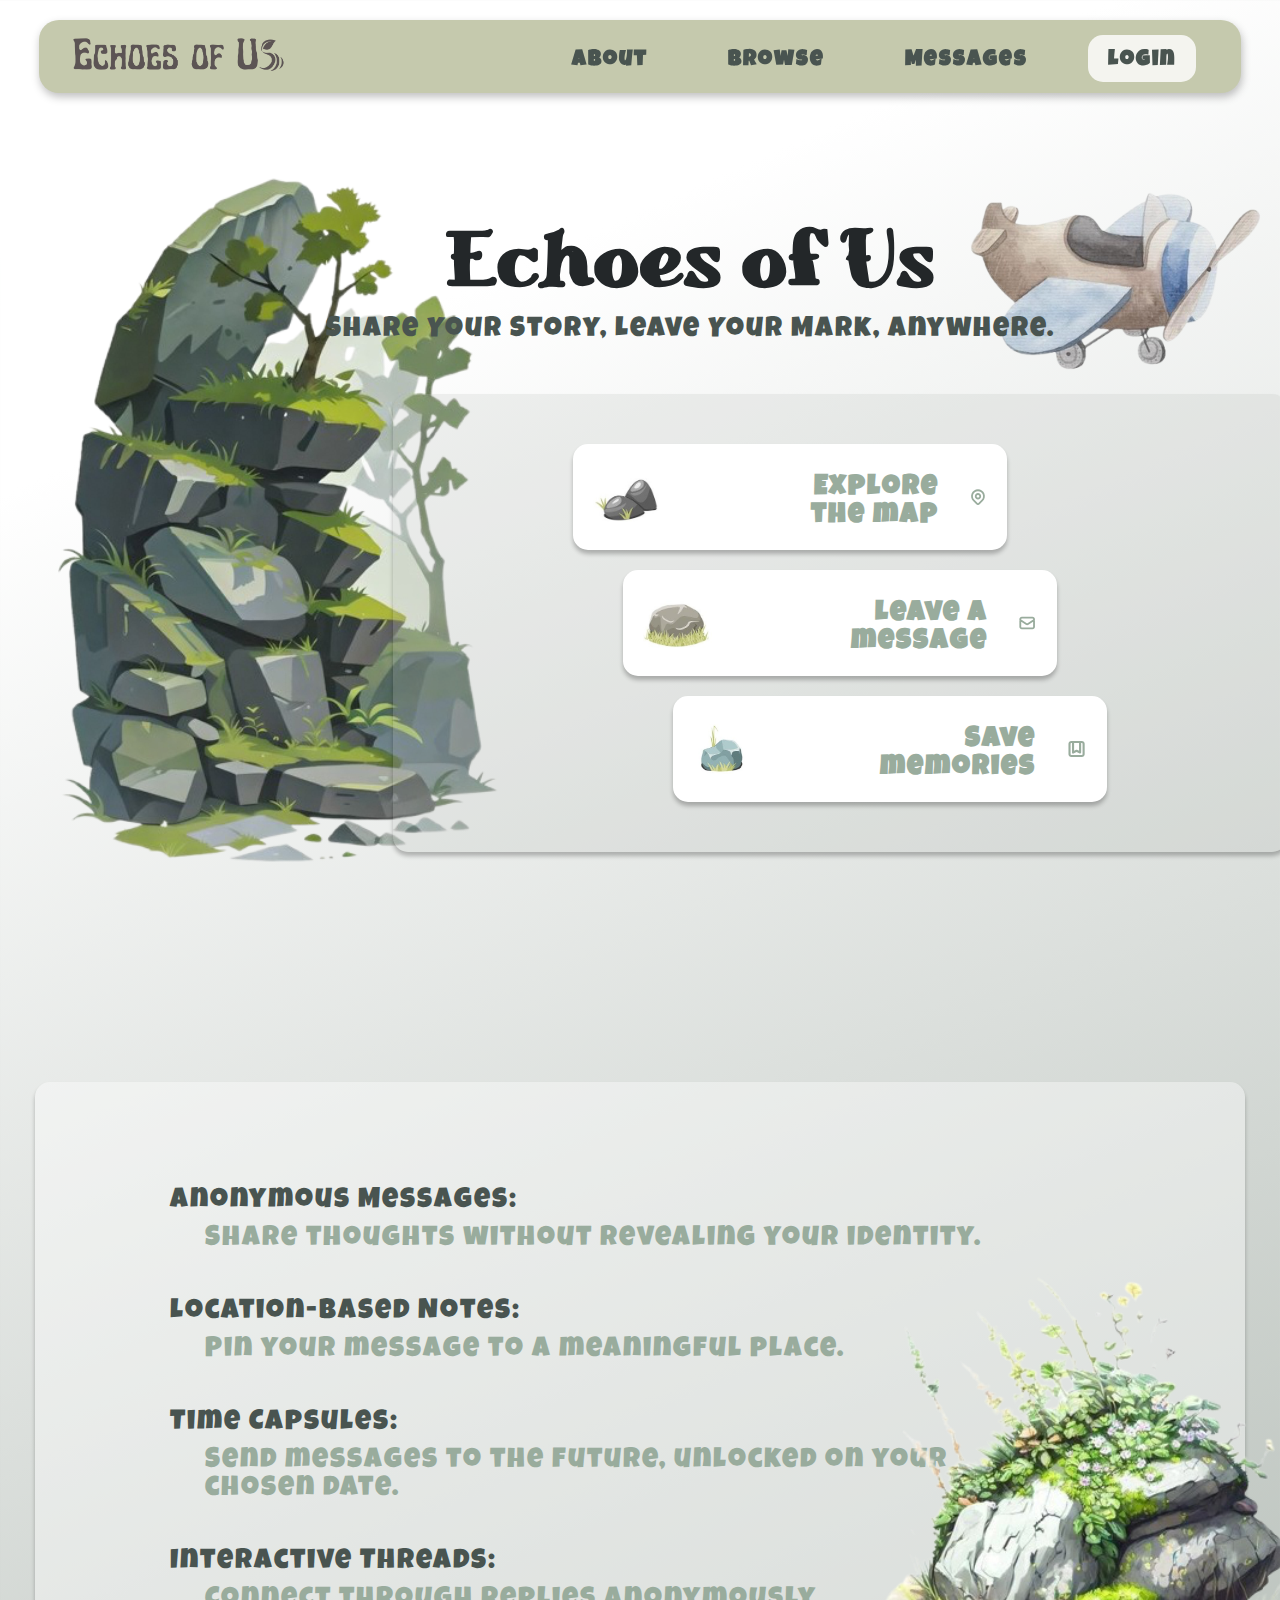
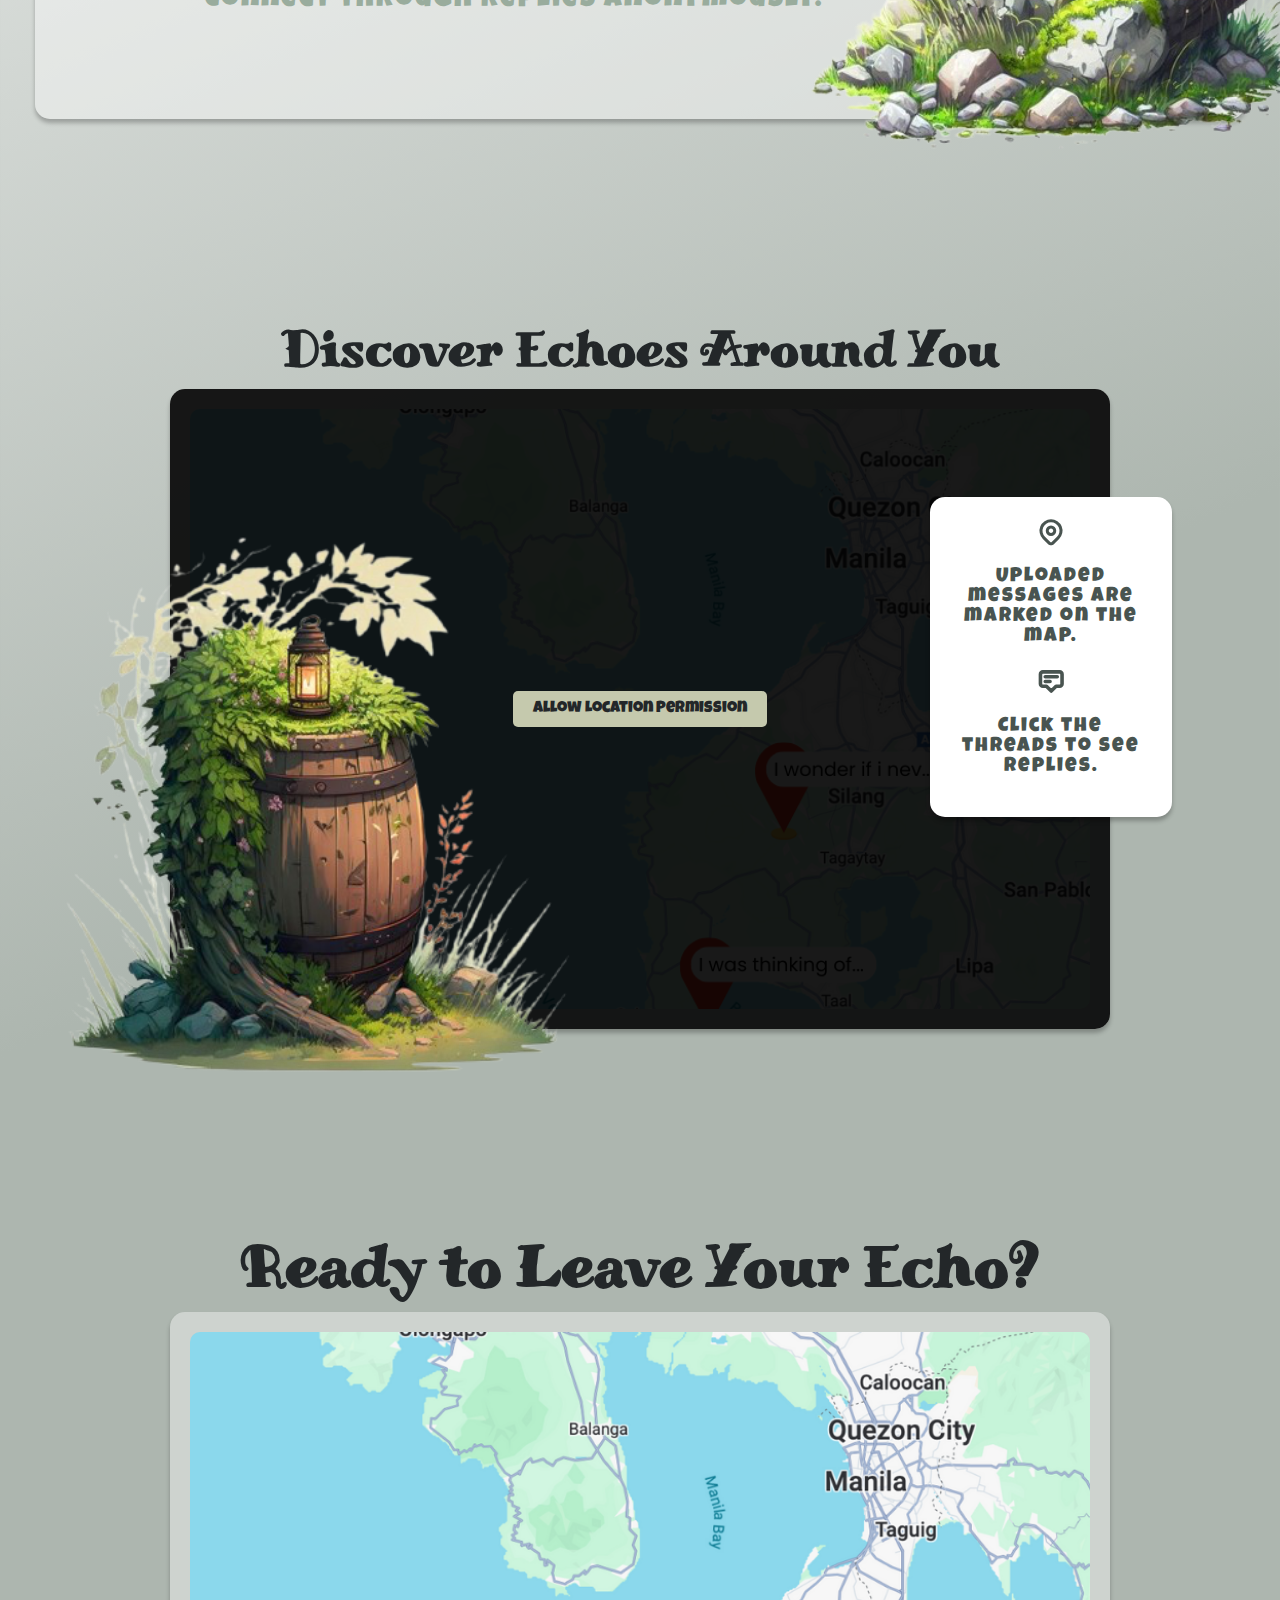
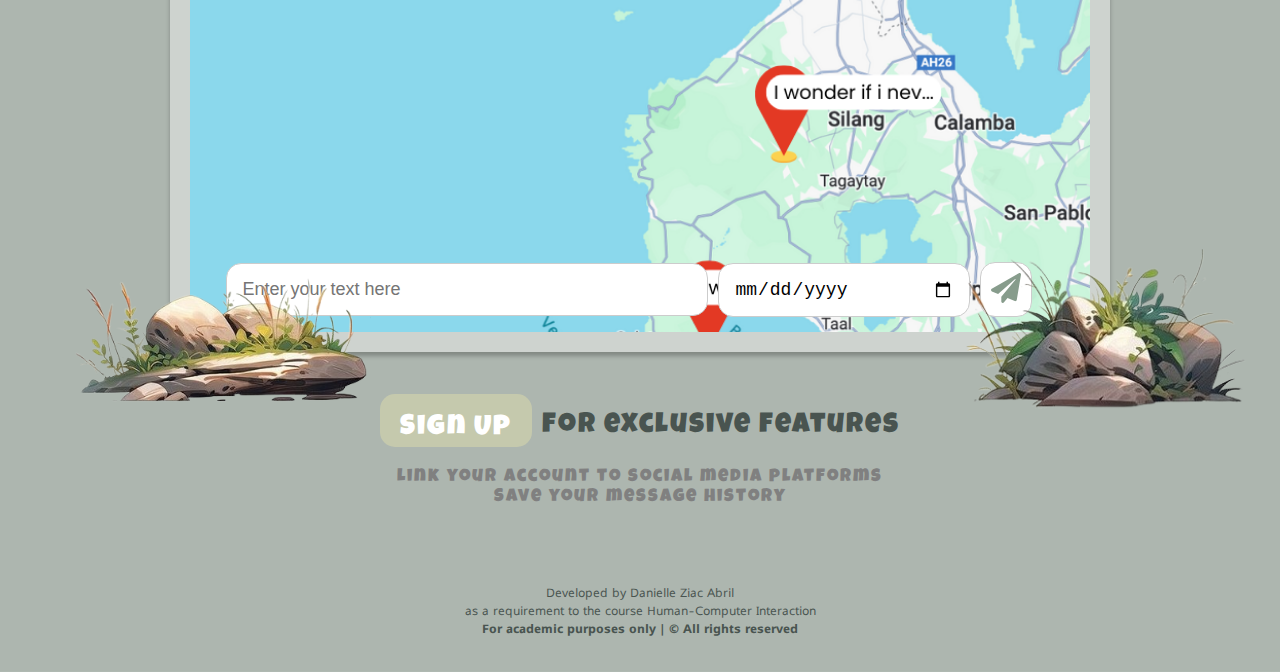
<file: index.html>
<!DOCTYPE html>
<html lang="en">
<head>
  <meta charset="UTF-8">
  <meta name="viewport" content="width=device-width, initial-scale=1.0">
  <meta name="description" content="Echoes of Us">
  <title>Echoes of Us</title>
  <link href="https://fonts.googleapis.com/css2?family=Miltonian+Tattoo&family=Luckiest+Guy&family=Lunasima&display=swap" rel="stylesheet">

  <link rel="stylesheet" href="styles.css"> <!-- Link to your CSS file -->
</head>
<body>
  <!-- Header Section -->
  <header>
    <nav class="navbar">
        <div class="logo">
            <a href="#home">
              <img src="assets/logo.png" alt="Logo" />
            </a>
          </div>
          <ul class="nav-links">
            <li><a href="#about">About</a></li>
            <li><a href="#browse">Browse</a></li>
            <li><a href="#messages">Messages</a></li>
            <li><a href="login.html">Login</a></li>
          </ul>
    </nav>
  </header>

  <!-- Main Content Section -->
  <main>
    <div id="home" class="container">
        <div class="image-container1">
        <img src="assets/bg_img1.png" alt="Background design 1">
        </div>
        <div class="image-container2">
            <img src="assets/bg_img2.png" alt="Background design 2">
        </div>
        <div class="column-container">
            <h1>Echoes of Us</h1>
            <p>Share Your Story, Leave Your Mark, Anywhere.</p>
            <div class="box-container">
                <div class="innerbox-container">
                    <div class="innerbox1">
                        <img src="assets/innerbox1.jpg" alt="Explore the map">
                        <p>Explore the map</p>
                        <svg xmlns="http://www.w3.org/2000/svg" viewBox="0 0 30 30" fill="none">
                            <path d="M22.0713 20.8213L16.7675 26.125C16.5356 26.3572 16.2601 26.5414 15.957 26.667C15.6538 26.7927 15.3288 26.8574 15.0006 26.8574C14.6724 26.8574 14.3475 26.7927 14.0443 26.667C13.7411 26.5414 13.4657 26.3572 13.2338 26.125L7.92875 20.8213C6.53028 19.4227 5.57792 17.6409 5.19211 15.7011C4.8063 13.7613 5.00437 11.7506 5.76126 9.92341C6.51815 8.09618 7.79988 6.53443 9.44436 5.43563C11.0888 4.33684 13.0222 3.75037 15 3.75037C16.9778 3.75037 18.9112 4.33684 20.5557 5.43563C22.2001 6.53443 23.4819 8.09618 24.2388 9.92341C24.9956 11.7506 25.1937 13.7613 24.8079 15.7011C24.4221 17.6409 23.4697 19.4227 22.0713 20.8213Z"/>
                            <path d="M18.75 13.75C18.75 14.7446 18.3549 15.6984 17.6517 16.4017C16.9484 17.1049 15.9946 17.5 15 17.5C14.0054 17.5 13.0516 17.1049 12.3483 16.4017C11.6451 15.6984 11.25 14.7446 11.25 13.75C11.25 12.7554 11.6451 11.8016 12.3483 11.0983C13.0516 10.3951 14.0054 10 15 10C15.9946 10 16.9484 10.3951 17.6517 11.0983C18.3549 11.8016 18.75 12.7554 18.75 13.75Z" />
                        </svg>
                    </div>
                    <div class="innerbox2">
                        <img src="assets/innerbox2.jpg" alt="Description of image">
                        <p>Leave a message</p>
                        <svg xmlns="http://www.w3.org/2000/svg" viewBox="0 0 30 30" fill="none">
                            <path d="M3.75 10L13.6125 16.575C14.0233 16.8491 14.5061 16.9954 15 16.9954C15.4939 16.9954 15.9767 16.8491 16.3875 16.575L26.25 10M6.25 23.75H23.75C24.413 23.75 25.0489 23.4866 25.5178 23.0178C25.9866 22.5489 26.25 21.913 26.25 21.25V8.75C26.25 8.08696 25.9866 7.45107 25.5178 6.98223C25.0489 6.51339 24.413 6.25 23.75 6.25H6.25C5.58696 6.25 4.95107 6.51339 4.48223 6.98223C4.01339 7.45107 3.75 8.08696 3.75 8.75V21.25C3.75 21.913 4.01339 22.5489 4.48223 23.0178C4.95107 23.4866 5.58696 23.75 6.25 23.75Z" />
                        </svg>
                    </div>
                    <div class="innerbox3">
                        <img src="assets/innerbox3.jpg" alt="Description of image">
                        <p>Save memories</p>
                        <svg xmlns="http://www.w3.org/2000/svg" viewBox="0 0 30 30" fill="none">
                            <path d="M20 5V20L15 17.5L10 20V5M7.5 25H22.5C23.163 25 23.7989 24.7366 24.2678 24.2678C24.7366 23.7989 25 23.163 25 22.5V7.5C25 6.83696 24.7366 6.20107 24.2678 5.73223C23.7989 5.26339 23.163 5 22.5 5H7.5C6.83696 5 6.20107 5.26339 5.73223 5.73223C5.26339 6.20107 5 6.83696 5 7.5V22.5C5 23.163 5.26339 23.7989 5.73223 24.2678C6.20107 24.7366 6.83696 25 7.5 25Z" />
                        </svg>
                    </div>
                </div>
            </div>
        </div>
    </div>

    <div id="about" class="container">
        <div class="background-box-container">
            <p>Anonymous Messages:</p>
            <p style="color: #99ac9d; margin-left:40px; margin-bottom:40px;">Share thoughts without revealing your identity.</p>
            <p>Location-Based Notes:</p>
            <p style="color: #99ac9d; margin-left:40px; margin-bottom:40px;">Pin your message to a meaningful place.</p>
            <p>Time Capsules:</p>
            <p style="color: #99ac9d; margin-left:40px; margin-bottom:40px;">Send messages to the future, unlocked on your chosen date.</p>
            <p>Interactive Threads:</p>
            <p style="color: #99ac9d; margin-left:40px;">Connect through replies anonymously.</p>
        </div>
        <img src="assets/bg_img3.png" alt="Background design 3" class="bg-image3">

    </div>

    <div id="browse" class="container">
        <h1 id="responsive-heading1"style="font-size: 50px; margin-top: 80px;">Discover Echoes Around You</h1>
        <img src="assets/bg_img4.png" alt="Background design 4" class="bg-image4">
        <div class="map-box-container" id="map-box-container-1">
            <div class="map-container" id="map-container-1">
                <img src="assets/map1.png" alt="map1" class="scrollview">
            </div>
            
        <div class="cover" id="cover">
            <button id="allow-button">Allow Location Permission</button>
        </div>        
        </div>
        <div class="thread-instructions">
            <svg xmlns="http://www.w3.org/2000/svg" viewBox="0 0 30 30" >
                <path d="M22.0713 20.8213L16.7675 26.125C16.5356 26.3572 16.2601 26.5414 15.957 26.667C15.6538 26.7927 15.3288 26.8574 15.0006 26.8574C14.6724 26.8574 14.3475 26.7927 14.0443 26.667C13.7411 26.5414 13.4657 26.3572 13.2338 26.125L7.92875 20.8213C6.53028 19.4227 5.57792 17.6409 5.19211 15.7011C4.8063 13.7613 5.00437 11.7506 5.76126 9.92341C6.51815 8.09618 7.79988 6.53443 9.44436 5.43563C11.0888 4.33684 13.0222 3.75037 15 3.75037C16.9778 3.75037 18.9112 4.33684 20.5557 5.43563C22.2001 6.53443 23.4819 8.09618 24.2388 9.92341C24.9956 11.7506 25.1937 13.7613 24.8079 15.7011C24.4221 17.6409 23.4697 19.4227 22.0713 20.8213Z"/>
                <path d="M18.75 13.75C18.75 14.7446 18.3549 15.6984 17.6517 16.4017C16.9484 17.1049 15.9946 17.5 15 17.5C14.0054 17.5 13.0516 17.1049 12.3483 16.4017C11.6451 15.6984 11.25 14.7446 11.25 13.75C11.25 12.7554 11.6451 11.8016 12.3483 11.0983C13.0516 10.3951 14.0054 10 15 10C15.9946 10 16.9484 10.3951 17.6517 11.0983C18.3549 11.8016 18.75 12.7554 18.75 13.75Z" />
            </svg>
            <p> Uploaded messages are marked on the map.</p>
            <svg xmlns="http://www.w3.org/2000/svg" viewBox="0 0 25 25" >
                <path d="M7.71384 8.08382H17.7138M7.71384 12.0838H11.7138M12.7138 20.0838L8.71384 16.0838H5.71384C5.1834 16.0838 4.6747 15.8731 4.29962 15.498C3.92455 15.123 3.71384 14.6142 3.71384 14.0838V6.08382C3.71384 5.55338 3.92455 5.04468 4.29962 4.6696C4.6747 4.29453 5.1834 4.08382 5.71384 4.08382H19.7138C20.2443 4.08382 20.753 4.29453 21.128 4.6696C21.5031 5.04468 21.7138 5.55338 21.7138 6.08382V14.0838C21.7138 14.6142 21.5031 15.123 21.128 15.498C20.753 15.8731 20.2443 16.0838 19.7138 16.0838H16.7138L12.7138 20.0838Z"/>
            </svg>
            <p> Click the threads to see replies.</p>
        </div>
    </div>
    <div id="messages" class="container">
        <h1 id="responsive-heading">Ready to Leave Your Echo?</h1>
        <img src="assets/bg_img5.png" alt="Background design 4" class="bg-image5">
        <img src="assets/bg_img6.png" alt="Background design 4" class="bg-image6">
        <div class="map-box-container" id="map-box-container-2">
            <div class="map-container" id="map-container-2">
                <img src="assets/map1.png" alt="map1" class="scrollview">
            </div>        
        <div class="input-container">
            <input type="text" placeholder="Enter your text here" class="input-box">
            <input type="date" class="input-date">
            <button type="submit" class="submit-button">
                <svg xmlns="http://www.w3.org/2000/svg" viewBox="0 0 40 40" >
                    <path d="M37.1872 0.249959L0.976266 21.1406C-0.437797 21.9531 -0.25811 23.9218 1.14814 24.5156L9.45283 28L31.8981 8.21871C32.3278 7.8359 32.9372 8.42183 32.57 8.86715L13.7497 31.7968V38.0859C13.7497 39.9296 15.9763 40.6562 17.07 39.3203L22.031 33.2812L31.7653 37.3593C32.8747 37.8281 34.1403 37.1328 34.3435 35.9375L39.9685 2.18746C40.2341 0.609334 38.5388 -0.531291 37.1872 0.249959Z"/>
                </svg>
            </button>
        </div>  
    </div>  
    <div class="vertical-container">
        <div class="horizontal-container">
            <a href="signup.html" class="sign-up-link">Sign Up</a>
        <p style="margin-top: 50px;">for exclusive features</p>
        </div>
        <p style="font-size: 18px; color:gray; margin:0px;">Link your account to social media platforms</p>
        <p style="font-size: 18px; color:gray; margin:2px;">Save your message history</p>
    </div>    
    </div>

    </main>
  <footer>
    <p>Developed by Danielle Ziac Abril</p>
    <p style="margin-bottom: 10px;">as a requirement to the course Human-Computer Interaction</p>
    <p><b>For academic purposes only | &copy; All rights reserved</b></p>
  </footer>

  <script src="script.js"></script>
</body>
</html>
</file>
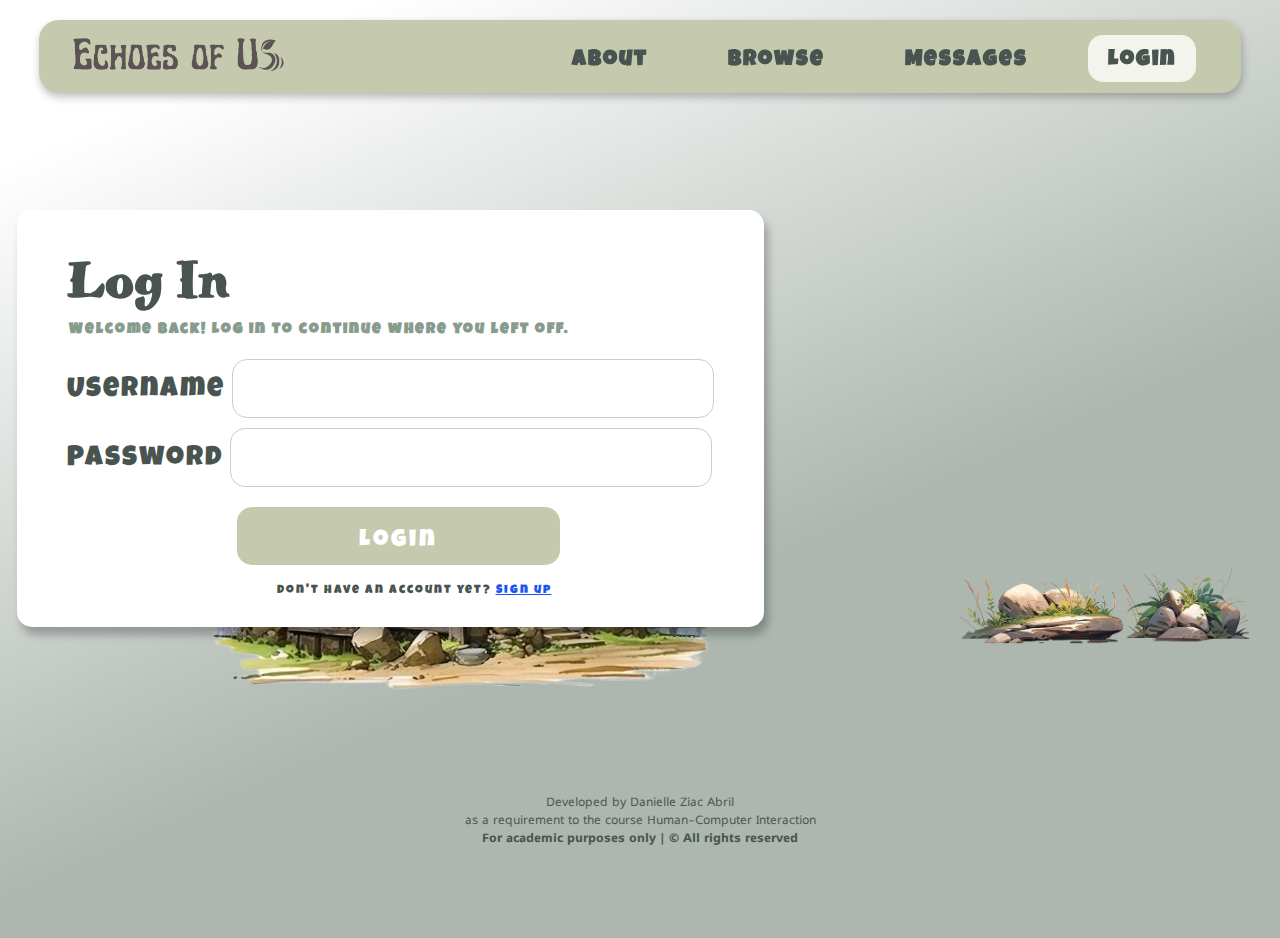
<file: login.html>
<!DOCTYPE html>
<html lang="en">
<head>
  <meta charset="UTF-8">
  <meta name="viewport" content="width=device-width, initial-scale=1.0">
  <meta name="description" content="Echoes of Us">
  <title>Echoes of Us</title>
  <link href="https://fonts.googleapis.com/css2?family=Miltonian+Tattoo&family=Luckiest+Guy&family=Lunasima&display=swap" rel="stylesheet">

  <link rel="stylesheet" href="styles.css"> <!-- Link to your CSS file -->
</head>
<body>
  <!-- Header Section -->
  <header>
    <nav class="navbar">
        <div class="logo">
            <a href="index.html">
              <img src="assets/logo.png" alt="Logo" />
            </a>
          </div>
          <ul class="nav-links">
            <li><a href="index.html">About</a></li>
            <li><a href="index.html">Browse</a></li>
            <li><a href="index.html">Messages</a></li>
            <li><a href="login.html">Login</a></li>
          </ul>
    </nav>
  </header>

  <!-- Main Content Section -->
  <main>
    <div id="signup" class="container">
        <div class="sign-up-container" id="signup-contatainer">
            <h1>Log In</h1>
            <h6>Welcome back! Log in to continue where you left off.</h6>

            <form action="login.php" method="post">
                <div>
                <label for="username">Username</label>
                <input type="text" id="username" name="username" required>
                </div><div>
                <label for="password">Password</label>
                <input type="password" id="password" name="password" required>
                </div>
                <button type="submit">Login</button>
            </form>
            <p id="signup-link">Don't have an account yet? <a href="signup.html">Sign up</a></p>
        </div>
        <img src="assets/bg_img7.png" alt="Background design 7" class="bg-image7" id="login">
        <img src="assets/bg_img8.png" alt="Background design 8" class="bg-image8">
    </div>
    </main>
  <footer>
    <p>Developed by Danielle Ziac Abril</p>
    <p style="margin-bottom: 10px;">as a requirement to the course Human-Computer Interaction</p>
    <p><b>For academic purposes only | &copy; All rights reserved</b></p>
  </footer>

  <script src="script.js"></script>
</body>
</html>
</file>
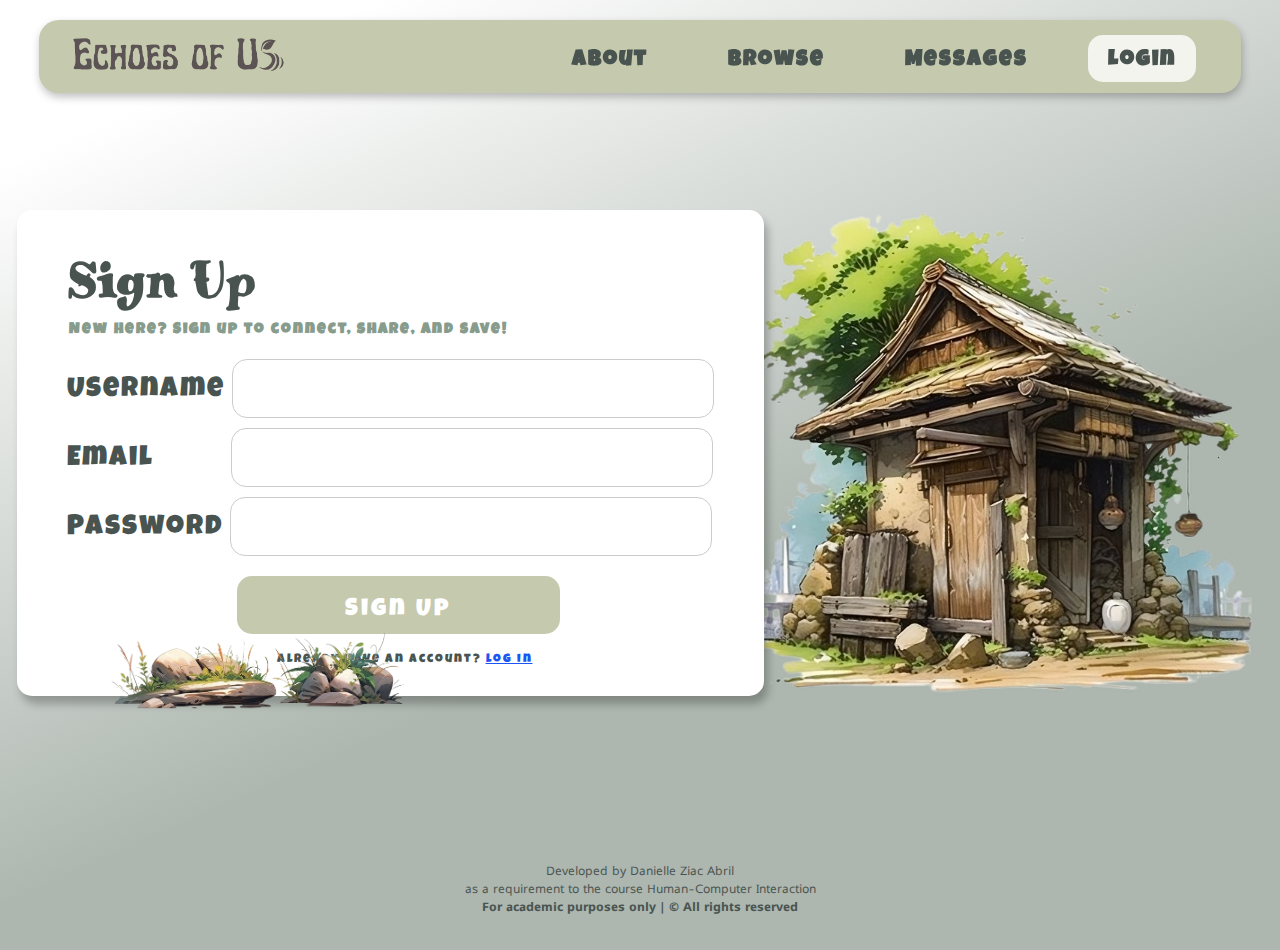
<file: signup.html>
<!DOCTYPE html>
<html lang="en">
<head>
  <meta charset="UTF-8">
  <meta name="viewport" content="width=device-width, initial-scale=1.0">
  <meta name="description" content="Echoes of Us">
  <title>Echoes of Us</title>
  <link href="https://fonts.googleapis.com/css2?family=Miltonian+Tattoo&family=Luckiest+Guy&family=Lunasima&display=swap" rel="stylesheet">

  <link rel="stylesheet" href="styles.css"> <!-- Link to your CSS file -->
</head>
<body>
  <!-- Header Section -->
  <header>
    <nav class="navbar">
        <div class="logo">
            <a href="index.html">
              <img src="assets/logo.png" alt="Logo" />
            </a>
          </div>
          <ul class="nav-links">
            <li><a href="index.html">About</a></li>
            <li><a href="index.html">Browse</a></li>
            <li><a href="index.html">Messages</a></li>
            <li><a href="login.html">Login</a></li>
          </ul>
    </nav>
  </header>

  <!-- Main Content Section -->
  <main>
    <div id="signup" class="container">
        <div class="sign-up-container" id="signup-contatainer">
            <h1>Sign Up</h1>
            <h6>New here? Sign up to connect, share, and save!</h6>
            <form action="signup.php" method="post">
                <div>
                <label for="username">Username</label>
                <input type="text" id="username" name="username" required>
                </div><div>
                <label for="email" style="margin-right: 70px;">Email</label>
                <input type="email" id="email" name="email" required>
                </div><div>
                <label for="password">Password</label>
                <input type="password" id="password" name="password" required>
                </div>
                <button type="submit">Sign Up</button>
            </form>
            <p id="signup-link">Already Have an Account? <a href="login.html">log in</a></p>
        </div>
        <img src="assets/bg_img7.png" alt="Background design 7" class="bg-image7" style="left:8%; top:77%;">
        <img src="assets/bg_img8.png" alt="Background design 8" class="bg-image8" style="left:55%;">
    </div>
    </main>
  <footer>
    <p>Developed by Danielle Ziac Abril</p>
    <p style="margin-bottom: 10px;">as a requirement to the course Human-Computer Interaction</p>
    <p><b>For academic purposes only | &copy; All rights reserved</b></p>
  </footer>

  <script src="script.js"></script>
</body>
</html>
</file>
<file: styles.css>
/* General Styles */
body {
    font-family: 'Luckiest Guy', cursive; /* Luckiest Guy for body */
    font-size: 28px;
    color: #495450;
    letter-spacing: 2px;
    padding: 0;
    background: linear-gradient(156deg, #FFF 11.14%, #ADB6AF 59.88%);
    height: auto;
    min-height: 90vh;
  }
  
  /* Navigation Bar Styles */
.navbar {
    position: fixed; /* Make the navbar fixed */
    top: 0; /* Position it at the top */
    left: 50%; /* Center it horizontally */
    transform: translateX(-50%); /* Adjust for horizontal centering */
    z-index: 1000; /* Ensure it stays above other content */
    display: flex;
    justify-content: space-between; /* Spread logo and links apart */
    align-items: center; /* Align items vertically */
    width: 90%; /* Adjust width as needed */
    margin: 20px auto; /* Center the navbar horizontally */
    padding: 10px 25px 5px ; /* Space inside the navbar */
    border-radius: 20px; /* Rounded corners */
    background: #C5C9AD; /* Background color */
    box-shadow: 1px 4px 8px 0px rgba(0, 0, 0, 0.25); /* Subtle shadow */
  }
  
  /* Logo Styles */
  .logo img {
    height: 50px; /* Adjust the logo size */
  }
  
  /* Navigation Items */
  .nav-links {
    display: flex; /* Horizontal layout for nav links */
    list-style: none; /* Remove bullets */
    margin: 0;
    padding: 0;
  }
  
  .nav-links li {
    margin: 10px 20px; /* Space between nav items */
  }
  
  .nav-links a {
    text-decoration: none; /* Remove underline */
    color: #495450; /* Text color */
    font-weight: bold;
    font-size: 22px;
    padding: 15px 20px 10px ; /* Add padding for clickable area */
    border-radius: 15px; /* Rounded hover effect */
    transition: background 0.3s, color 0.3s; /* Smooth hover effect */
  }
  
  /* Hover Effect */
  .nav-links a:hover {
    background: rgba(255, 255, 255, 0.8); /* Light background on hover */
    color: #99ac9d; /* Darker text on hover */
  }

  .nav-links li a[href="login.html"] {
    background: rgba(255, 255, 255, 0.8); /* Light background on hover */
    border-radius: 15px; /* Rounded corners */
    padding: 15px 20px 10px; /* Same padding as hover effect */
    transition: background 0.3s, color 0.3s, border 0.3s; /* Smooth transition for border changes */
}

/* Optional: Ensure it behaves well on hover */
.nav-links li a[href="login.html"]:hover {
    background: #495450; /* Slightly stronger background on hover */
    color: #fff; /* Darker text on hover */
    border-color: white; /* Maintain white border on hover */
}

.container {
    position: relative; /* Make the container the reference for absolute positioning */
    display: flex;
    align-items: center;
    flex-direction: column; /* Stacks the innerbox-container vertically */
    width: 100%; /* Adjust as needed */
    height: auto; /* Adjust the height as needed */
    margin-top: 120px;
  }
  
  /* Image Containers */
.image-container1, .image-container2 {
    position: absolute;
    height: auto;
    z-index: -1;
}

  .image-container1{
    top: 2%;
    left: 2%;
    transform: scale(1.2); /* Scale by 20% larger */
    transform-origin: top left;
  }

  .image-container2{
    top: 10%;
    left: 75%;
    transform: scale(0.8); /* Scale by 20% larger */
    transform-origin: top left;
  }

/* Box Container Styles */
.column-container{
    position: relative; /* Absolutely position the images to overlay */
    top: 10vh;
    display: flex;
    flex-direction: column; /* Stacks the innerbox-container vertically */
    align-items: center;
    gap: 20px; /* Adds space between each row of boxes */
    margin-left: 100px;
}


  /* h1 Styles */
  h1 {
    color: #232729; /* Darker text color */
    font-family: 'Miltonian Tattoo', cursive; /* Miltonian Tattoo for h1 */
    font-size: 80px; /* Large font size */
    margin-top: 0px;
    margin-bottom: -10px;
    letter-spacing: 0px;
}
.column-container p{
    margin-top: 10px;
      margin: 0;
  }

.box-container {
    display: flex;
    flex-direction: column; /* Stacks the innerbox-container vertically */
    align-items: center;
    border-radius: 15px;
    background: rgba(182, 191, 184, 0.21);
    box-shadow: 0px 4px 4px 0px rgba(0, 0, 0, 0.25);
    padding: 50px; /* Add some padding inside the container */
    padding-left: 180px; /* Add some padding inside the container */
    padding-right: 180px; /* Add some padding inside the container */
    margin-left: 300px;
    margin-top: 30px;
    max-width: 800px; /* Limit container width */
  }
  
  /* Inner Box Container Styles */
  .innerbox-container {
    display: flex;
    flex-direction: column;
    gap: 20px; /* Space between image and text */
  }
  
  /* Image Styling */
  .innerbox-container img {
    height: 50px; /* Adjust image size */
    margin-right: 120px; /* Space between image and text */
    border-radius: 8px; /* Optional: Rounded image corners */
  }
  
  /* Text Styling */
  .innerbox-container p {
    margin: 0; /* Remove default margin */
    margin-right: 30px; /* Space between image and text */
    margin-top: 10px; /* Space between text and image */
    font-weight: bold;
    text-align: end;
    color: #99ac9d;
  }
  
  /* SVG Icon Styling */
  .innerbox-container svg {
    width: 30px; /* Set the width */
    height: 30px; /* Set the height */
    margin-left: auto; /* Push the icon to the far right */
    fill: none; /* Adjust SVG fill color if necessary */
    stroke: #99ac9d; /* Optional stroke color */
    stroke-width: 3; /* Set stroke width */
  }

  /* to style the individual paths inside the SVG */
.innerbox-container svg path {
    stroke-linecap: round; /* Set the line cap style */
    stroke-linejoin: round; /* Set the line join style */
  }
  
  /* Inner Box Styling */
.innerbox1, .innerbox2, .innerbox3 {
    border-radius: 15px;
    background: #FFF;
    box-shadow: 0px 4px 4px rgba(0, 0, 0, 0.25);
    align-items: center;
    padding: 20px;
    display: flex;
}

.innerbox1:hover, 
.innerbox2:hover, 
.innerbox3:hover {
    box-shadow: 4px 8px 8px rgba(0, 0, 0, 0.25);
}
  .innerbox1 {
    margin-left: 0px;
    margin-right: 100px;
  }

  .innerbox2 {
    margin-left: 50px;
    margin-right: 50px;
  }

  .innerbox3 {
    margin-left: 100px;
    margin-right: 0px;
  }


  #responsive-heading {
    font-size: 60px;
    margin-top: 80px;
  }


.background-box-container {
    display: flex;
    flex-direction: column; /* Stacks the innerbox-container vertically */
    width: 80%;
    border-radius: 15px;
    background: rgba(255, 255, 255, 0.4);
    box-shadow: 0px 4px 4px 0px rgba(0, 0, 0, 0.25);
    padding: 100px; /* Add some padding inside the container */
    padding-left: 130px; /* Add some padding inside the container */
    padding-right: 180px; /* Add some padding inside the container */
    max-width: 900px; /* Limit container width */
    margin: 200px auto 0; /* Centers horizontally */
    position: relative;
}

.background-box-container p {
    margin: 5px;
    margin-right: 80px;
}

.bg-image3 {
    position: absolute; /* Allows precise control over position relative to .background-box-container */
    top: 40%; /* Adjust this value to move the image upwards */
    left: 60%; /* Centers the image horizontally within the parent */
    transform: translateX(0%); /* Ensures the image is perfectly centered */
    width: 600px; /* Set the desired width */
    height: auto; /* Maintain aspect ratio */
    z-index: 1; /* Places the image on top of the container */
}

.map-box-container {
    width: 80%;
    border-radius: 15px;
    background: rgba(255, 255, 255, 0.4);
    box-shadow: 0px 4px 4px 0px rgba(0, 0, 0, 0.25);
    padding: 20px; /* Add some padding inside the container */
    max-width: 900px; /* Limit container width */
    margin: 20px auto 0; /* Centers horizontally */
    position: relative;
}

.map-container {
    position: relative;
    border-radius: 10px;
    overflow: hidden; /* Prevent the image from overflowing */
    width: auto; /* Adjust the container width as needed */
    height: 600px; /* Set a fixed height for the container */
}

.scrollview {
    position: absolute;
    width: 200%; /* Zoom effect by doubling the image size */
    height: auto; /* Maintain aspect ratio */
    transform: translate(0, 0); /* Initial position of the image */
    transition: transform 0.2s ease-in-out; /* Smooth transitions */
    cursor: grab; /* Indicate drag behavior */
    touch-action: none; /* Disable default touch gestures */
}

.bg-image4 {
    position: absolute; /* Allows precise control over position relative to .background-box-container */
    top: 25%; /* Adjust this value to move the image upwards */
    left: 0%; /* Centers the image horizontally within the parent */
    transform: translateX(0%); /* Ensures the image is perfectly centered */
    width: 600px; /* Set the desired width */
    height: auto; /* Maintain aspect ratio */
    z-index: 2; /* Places the image on top of the container */
}


.thread-instructions {
    border-radius: 15px;
    background: #FFF;
    box-shadow: 0px 4px 4px rgba(0, 0, 0, 0.25);
    align-items: center;
    padding: 20px;
    display: flex;
    flex-direction: column;
    align-items: center;
    justify-content: center;
    margin: 100px;
    position: absolute;
    top: 20%; /* Adjust this value to move the image upwards */
    left: 65%; /* Centers the image horizontally within the parent */
    z-index: 2;
}

.thread-instructions:hover {
    box-shadow: 4px 8px 8px rgba(0, 0, 0, 0.4);
}
  /* SVG Icon Styling */
  .thread-instructions svg {
    width: 30px; /* Set the width */
    height: 30px; /* Set the height */
    margin: auto; /* Push the icon to the far right */
    fill: none; /* Adjust SVG fill color if necessary */
    stroke: #495450; /* Optional stroke color */
    stroke-width: 3; /* Set stroke width */
  }

  /* to style the individual paths inside the SVG */
  .thread-instructions svg path {
    stroke-linecap: round; /* Set the line cap style */
    stroke-linejoin: round; /* Set the line join sftyle */
  }

.thread-instructions p {
    font-size: 20px;
    text-align: center;
}

.cover {
    position: absolute;
    border-radius: 15px;
    top: 0;
    left: 0;
    width: 100%;
    height: 100%;
    background-color: rgba(0, 0, 0, 0.9); /* Translucent black */
    display: flex;
    justify-content: center;
    align-items: center;
    z-index: 1;
}
.cover button {
    padding: 10px 20px;
    background-color: #C5C9AD;
    font-family: 'Luckiest Guy', cursive; /* Luckiest Guy for body */    
    color: #232729;
    border: none;
    border-radius: 5px;
    font-size: 16px;
    cursor: pointer;
}
.cover button:hover {
    background-color: #45a049;
    color: #fff
}
.cover.hidden {
    display: none;
}
.bg-image5 {
    position: absolute; /* Allows precise control over position relative to .background-box-container */
    top: 75%; /* Adjust this value to move the image upwards */
    left: 5%; /* Centers the image horizontally within the parent */
    transform: translateX(0%); /* Ensures the image is perfectly centered */
    width: 300px; /* Set the desired width */
    height: auto; /* Maintain aspect ratio */
    z-index: 1; /* Places the image on top of the container */
}

.bg-image6 {
    position: absolute; /* Allows precise control over position relative to .background-box-container */
    top: 73%; /* Adjust this value to move the image upwards */
    left: 75%; /* Centers the image horizontally within the parent */
    transform: translateX(0%); /* Ensures the image is perfectly centered */
    width: 300px; /* Set the desired width */
    height: auto; /* Maintain aspect ratio */
    z-index: 1; /* Places the image on top of the container */
}

.input-container {
    display: flex;
    align-items: center;
    justify-content: space-around;
    gap: 10px; /* Adds space between the elements */
    position: absolute;
    top: 86%;
    left: 6%;
    z-index: 0;
}

.input-box {
    padding: 15px;
    font-size: 18px;
    border: 1px solid #ccc;
    border-radius: 15px;
    width: 450px;
}

.input-date {
    padding: 15px;
    font-size: 18px;
    border: 1px solid #ccc;
    border-radius: 15px;
    width: 220px;
}

.submit-button {
    background-color: #fff;
    border: 1px solid #ccc;
    border-radius: 15px;
    cursor: pointer;
    padding: 10px;
    transition: background-color 0.3s, border-color 0.3s; /* Smooth transition */
}

.submit-button svg {
    width: 30px;
    height: 30px;
    fill: #879C8C; /* Default color of the icon */
    transition: fill 0.3s; /* Smooth transition for the icon color */
}

.submit-button:hover {
    background-color: #C5C9AD; /* Change button background color */
    border-color: #C5C9AD; /* Change border color to match the background */
}

.submit-button:hover svg {
    fill: #fff; /* Change the icon color on hover */
}

.vertical-container {
    display: flex;
    flex-direction: column;
    align-items: center;
}

.horizontal-container {
    display: flex;
    flex-direction: row;
    gap:10px;
    margin-top: 10px;
    align-items: center;
    justify-content: center;
}


.sign-up-link {
    display: inline-block;
    padding: 20px;
    padding-bottom: 5px;
    border-radius: 15px;
    text-decoration: none; /* Remove underline */
    background-color: #C5C9AD;
    color: #fff; /* Text color */
    cursor: pointer;
    margin-top: 10px;
    transition: background-color 0.3s, color 0.3s; /* Smooth transition for hover effect */
}

.sign-up-link:hover {
    background-color: #fff; /* Change background on hover */
    color: #495450; /* Change text color on hover */
}

.bg-image7 {
    position: absolute; /* Allows precise control over position relative to .background-box-container */
    top: 75%; /* Adjust this value to move the image upwards */
    left: 75%; /* Centers the image horizontally within the parent */
    transform: translateX(0%); /* Ensures the image is perfectly centered */
    width: 300px; /* Set the desired width */
    height: auto; /* Maintain aspect ratio */
    z-index: 1; /* Places the image on top of the container */
}

.bg-image8 {
    position: absolute; /* Allows precise control over position relative to .background-box-container */
    top: 5%; /* Adjust this value to move the image upwards */
    left: 12%; /* Centers the image horizontally within the parent */
    transform: translateX(0%); /* Ensures the image is perfectly centered */
    width: 600px; /* Set the desired width */
    height: auto; /* Maintain aspect ratio */
    z-index: -1; /* Places the image on top of the container */
}

.sign-up-container {
    display: flex;
    flex-direction: column;
    align-items: start;
    gap: 20px;
    margin-top: 150px;
    margin-bottom: 100px;
    margin-left: 500px;
    padding: 30px;
    padding-left: 50px;
    padding-right: 50px;
    border-radius: 15px;
    background: #FFF;
    box-shadow: 4px 8px 8px rgba(0, 0, 0, 0.25);
}

#signup-contatainer {
    margin-left: 0; 
    margin-bottom:90px; 
    margin-right:500px; 
    margin-top:90px;
}
.sign-up-container h1{
    margin-top: 10px;
    font-size: 50px;
    color: #495450;
}

#signup-link {
    font-size: 12px; 
    margin: 0px; 
    margin-left: 210px;
}
.sign-up-container h6{
    margin: 2px;
    font-size: 15px;
    color: #879C8C;
}

.sign-up-container label{
    padding-top: 20px;
}

.sign-up-container a{
    color: rgb(27, 85, 244);
}

.sign-up-container input {
    padding: 15px;
    padding-top: 22px;
    font-size: 22px;
    border: 1px solid #ccc;
    letter-spacing: 3px;
    border-radius: 15px;
    width: 450px;
    height: 20px;
    margin-bottom: 10px;
    font-family:  'Luckiest Guy', cursive;
}

.sign-up-container button{
    display: inline-block;
    padding: 20px;
    padding-bottom: 10px;
    border-color: transparent;
    border-radius: 15px;
    text-decoration: none; /* Remove underline */
    background-color: #C5C9AD;
    color: #fff; /* Text color */
    cursor: pointer;
    letter-spacing: 3px;
    font-family: 'Luckiest Guy', cursive; /* Luckiest Guy for body */
    align-items: center;
    font-size: 24px;
    width: 50%;
    margin-top: 10px;
    margin-left: 170px;
    transition: background-color 0.3s, color 0.3s; /* Smooth transition for hover effect */
}

.sign-up-container button:hover{
    background-color: #495450;
    box-shadow: 0px 4px 4px 0px rgba(0, 0, 0, 0.25);
}
/* Footer Styles */
footer {
    color: #495450; /* Subtle greenish-gray */
    text-align: center; /* Centered text */
    font-family: 'Lunasima', sans-serif; /* Lunasima for footer */
    padding: 20px 0; /* Space around the footer */
    font-size: 12px;;
    letter-spacing: 0px;
    line-height: 0.5;
    margin-top: 50px; /* Add space above footer */
    width: 100%;
}

.toast {
    display: flex;
    flex-direction: column;
    align-items: center;
    margin-top: 150px;
    margin-bottom: 100px;
    margin-left: 0px;
    padding: 30px;
    padding-top: 50px;
    padding-left: 50px;
    padding-right: 50px;
    border-radius: 15px;
    background: #FFF;
}

@media (max-width: 768px) {
    body {
        font-size: 22px;
        width: 100%;
    }
    .logo img {
        height: 40px;
      }


    .nav-links li {
    margin: 10px 5px; /* Space between nav items */
  }
  .nav-links a {
    font-size: 28px;
  }

  .navbar {
    width: 90%; /* Adjust width as needed */
    margin: 20px auto; /* Center the navbar horizontally */
    padding: 10px 25px 5px ; /* Space inside the navbar */
}
  .container {
    width: 100%; /* Adjust as needed */
    height: auto; /* Adjust the height as needed */
    margin-top: 220px;
    min-width: 50vw;
  }
  .image-container1{
    top: -10%;
    left: 2%;
    transform: scale(0.8); /* Scale by 20% larger */
    transform-origin: top left;
  }
  .image-container2{
    top: 5%;
    left: 165%;
    transform: scale(0.4);
  }

  .column-container{
    top: -10vh;
    left: 75%;
    gap: 10px; 
}

.column-container p{
    font-size: 20px;
}

  /* h1 Styles */
  h1 {
    font-size: 50px;
    width: 100vw;
}
.box-container {
    background: rgba(182, 191, 184, 0.21);
    box-shadow: 0px 4px 4px 0px rgba(0, 0, 0, 0.25);
    padding: 20px; /* Add some padding inside the container */
    padding-left: 40px; /* Add some padding inside the container */
    padding-right: 40px; /* Add some padding inside the container */
    margin-left: 130px;
    margin-right:100px;
    margin-top: 130px;
    max-width: 380px; /* Limit container width */
  }

  .innerbox-container {
    gap: 10px; /* Space between image and text */
  width: 350px;
}
  /* Image Styling */
  .innerbox-container img {
    height: 40px; /* Adjust image size */
    margin-right: 10px; /* Space between image and text */
    border-radius: 8px; /* Optional: Rounded image corners */
  }
  
  /* Text Styling */
  .innerbox-container p {
    margin: 0; /* Remove default margin */
    margin-right: 10px; /* Space between image and text */
    margin-top: 10px; /* Space between text and image */
    font-weight: bold;
    text-align: end;
    color: #99ac9d;
  }
  
  /* SVG Icon Styling */
  .innerbox-container svg {
    width: 40px; /* Set the width */
    height: 40px; 
  }
  .innerbox1, .innerbox2, .innerbox3 {
    margin: 0px;
    height: 30px;
  }
  .background-box-container {
    width: 160%;
    padding-top: 100px; /* Add some padding inside the container */
    padding-left: 40px; /* Add some padding inside the container */
    padding-right: 40px;
    max-width: 1900px; /* Limit container width */
    margin-top: -200px; /* Centers horizontally */
    margin-left: 90px;
    position: relative;
    height: 80vh;
}

.background-box-container p {
    margin: 5px;
    margin-right: 0px;
    font-size: 26px;
    line-height: 40px;
}
.bg-image3 {
    top: 63%; /* Adjust this value to move the image upwards */
    left: 100%; /* Centers the image horizontally within the parent */
    transform: translateX(0%); /* Ensures the image is perfectly centered */
    width: 500px; /* Set the desired width */
}

.map-box-container {
    width: 200%;
    padding: 20px; /* Add some padding inside the container */
    max-width: 1000px; /* Limit container width */
    margin-left: 30px;
    margin-top: 250px;
}

#map-box-container-2 {
    margin-top: 20px;
}

.map-container {
    width: auto; /* Adjust the container width as needed */
    height: 600px; /* Set a fixed height for the container */
}

.bg-image4 {
    position: absolute; /* Allows precise control over position relative to .background-box-container */
    top: 65%; /* Adjust this value to move the image upwards */
    left: -10%; /* Centers the image horizontally within the parent */
    transform: translateX(0%); /* Ensures the image is perfectly centered */
    width: 300px; /* Set the desired width */
    height: auto; /* Maintain aspect ratio */
    z-index: 2; /* Places the image on top of the container */
}
.thread-instructions {
    width: 80%;
    padding: 10px;
    margin: 20px;
    top: 75%; /* Adjust this value to move the image upwards */
    left: 135%; /* Centers the image horizontally within the parent */
    z-index: 2;
}
.cover button {
    font-size: 24px;
}

#responsive-heading1{
    font-size: 55px;
    width: 200vw;
    position:absolute;
    left: 20%;
    top: 10%;

  }

    #responsive-heading{
      font-size: 55px;
      width: 200vw;
      position:absolute;
      left: 20%;
      top: -17%;
    }

    .input-container {
        left: 4%;
    }

    .input-box {
        width: 400px;
    }

    .vertical-container {
        margin-left: 500px;
        width: 150%;
    }

    .bg-image5 {
        top: 80%; /* Adjust this value to move the image upwards */
        left: 4%; /* Centers the image horizontally within the parent */
        width: 200px; /* Set the desired width */
    }
    
    .bg-image6 {
        top: 79%; /* Adjust this value to move the image upwards */
        left: 175%; /* Centers the image horizontally within the parent */
        transform: translateX(0%); /* Ensures the image is perfectly centered */
        width: 200px; /* Set the desired width */
        height: auto; /* Maintain aspect ratio */
        z-index: 1; /* Places the image on top of the container */
    }

    .bg-image7 {
        margin-left: 100%;
        margin-top: -65%; /* Adjust this value to move the image upwards */
        width: 500px; /* Set the desired width */
    }
    
    .bg-image8 {
        top: 0%; /* Adjust this value to move the image upwards */
        width: 800px; /* Set the desired width */
    }
    
    #signup {
        height: 203vh;
        width: 50%;
        margin-top:100px;
    }
    

    #signup-contatainer {
        margin-left: 610%;
        margin-top: 250%;

    }
    
.sign-up-container {
    margin-bottom: 100px;
    margin-left: 500px;
    padding: 30px;
    padding-left: 60px;
    padding-top: 70px;
    padding-right: 60px;
    gap: 30px;
    width: 570px;
}

.sign-up-container input {
    font-size: 24px;
    width: 540px;
    height: 30px;
    margin-bottom: 20px;
}
.sign-up-container h6{
    font-size: 20px;
}
.sign-up-container label{
    font-size: 26px;
}

#signup-link {
    font-size: 20px; 
    margin: 0px; 
    margin-left: 70px;
}
.sign-up-container button{
    margin-left: 130px;
}

#login {
    top: 70%;
    left: 0%;
}
    footer {
        margin-left: 37%;
        font-size: 14px;
        width: 150%;
    }
}
</file>
